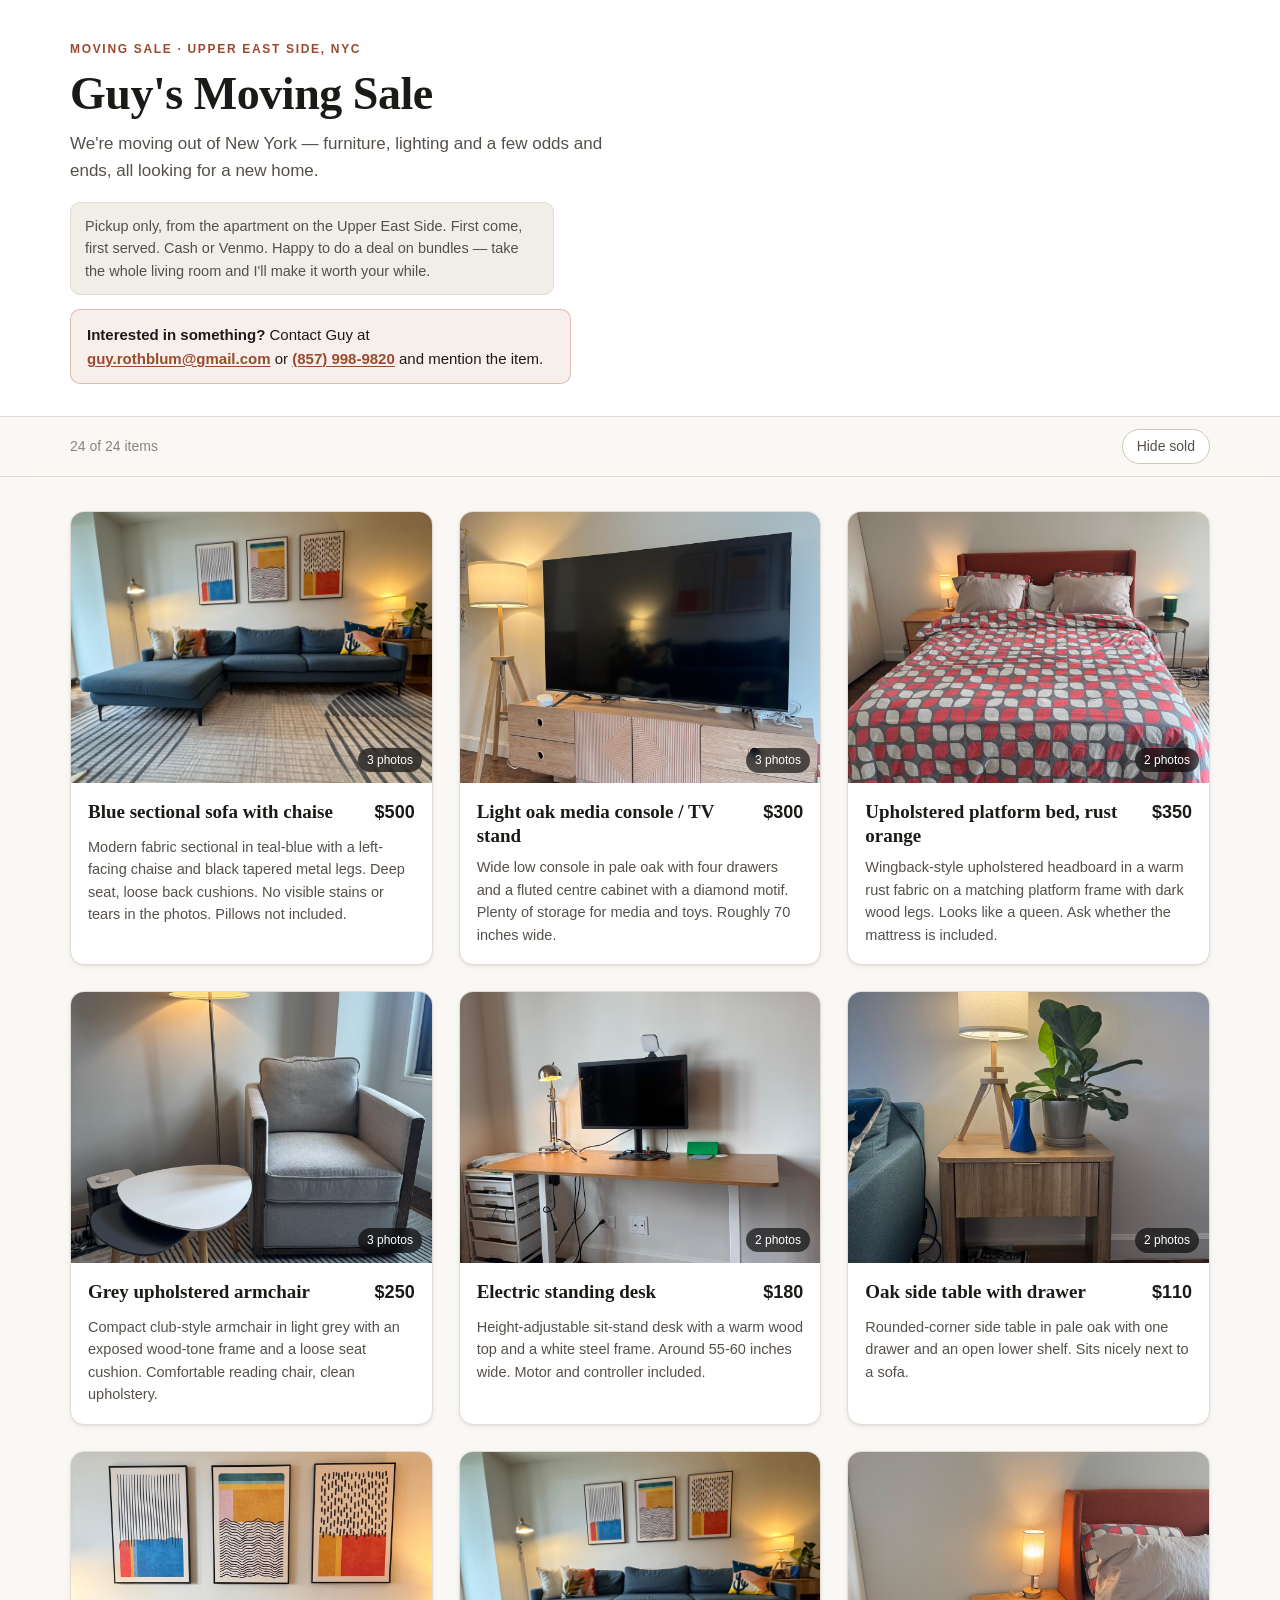
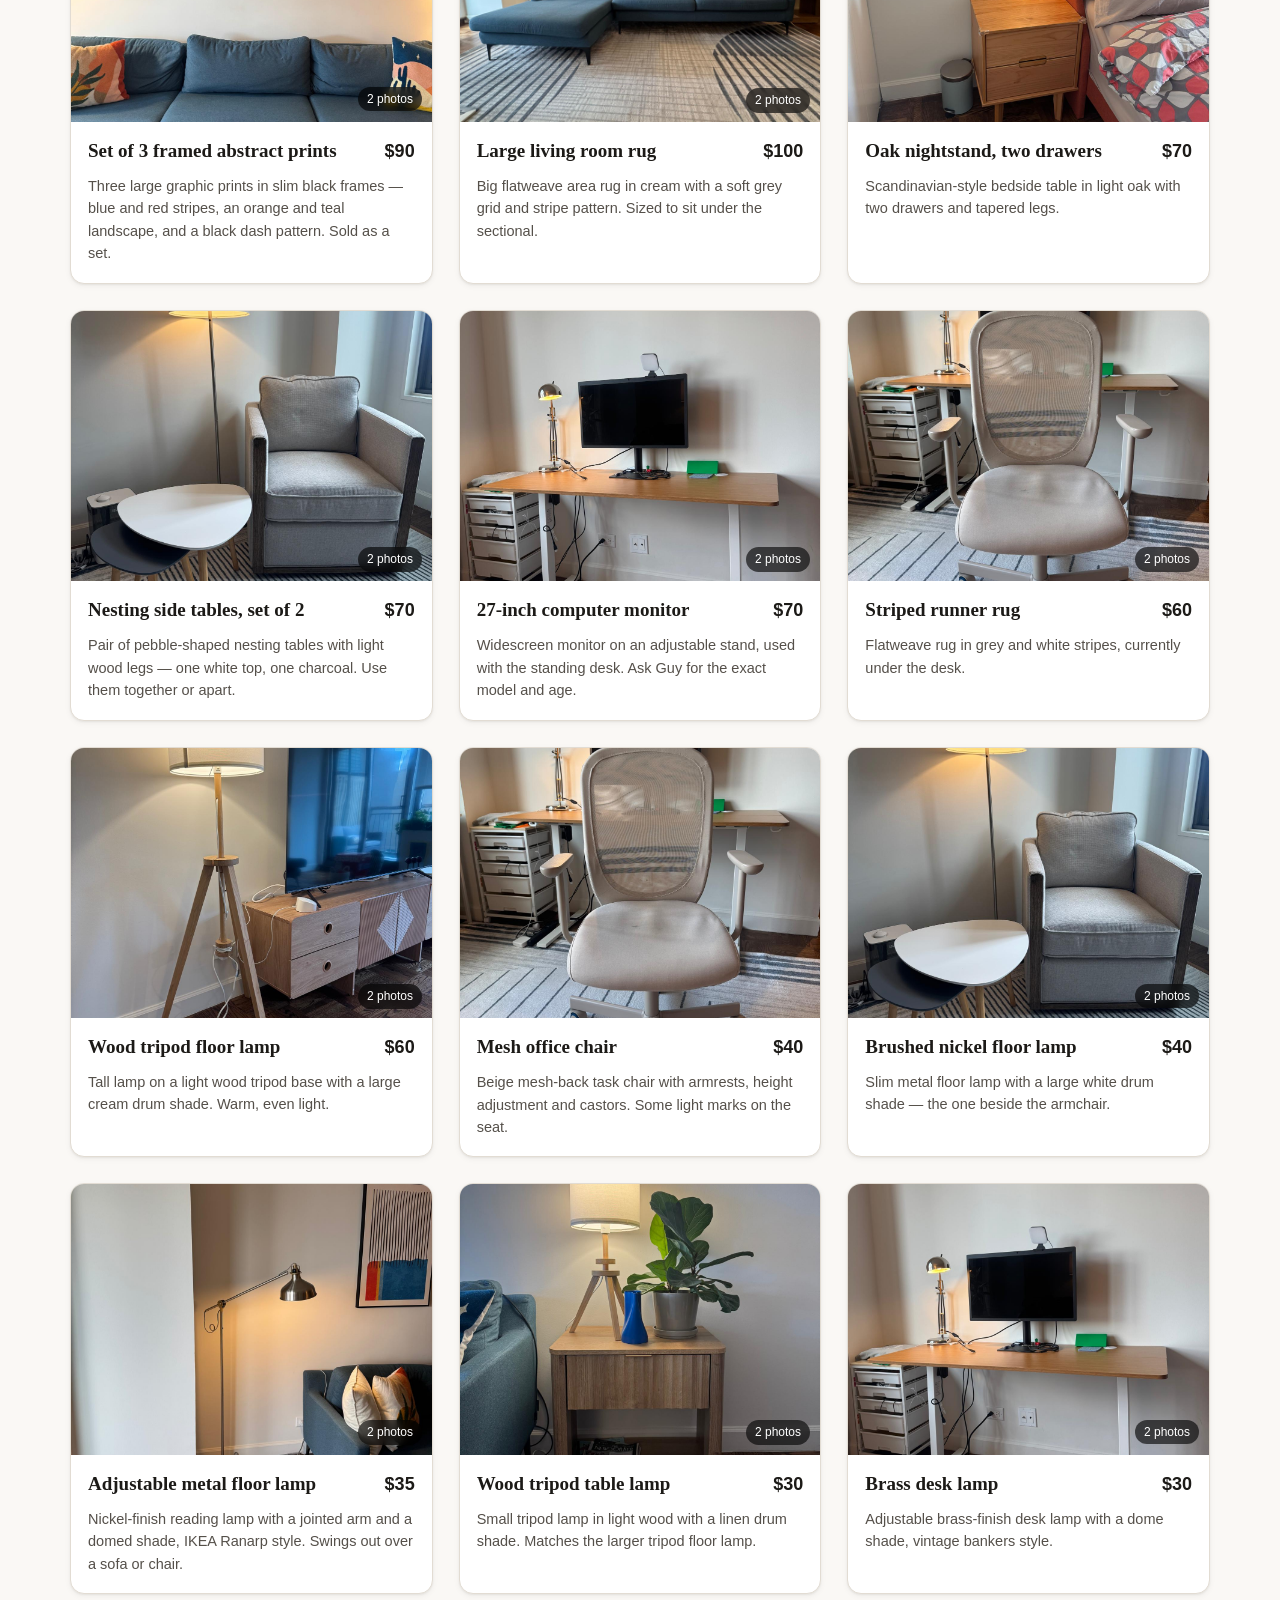
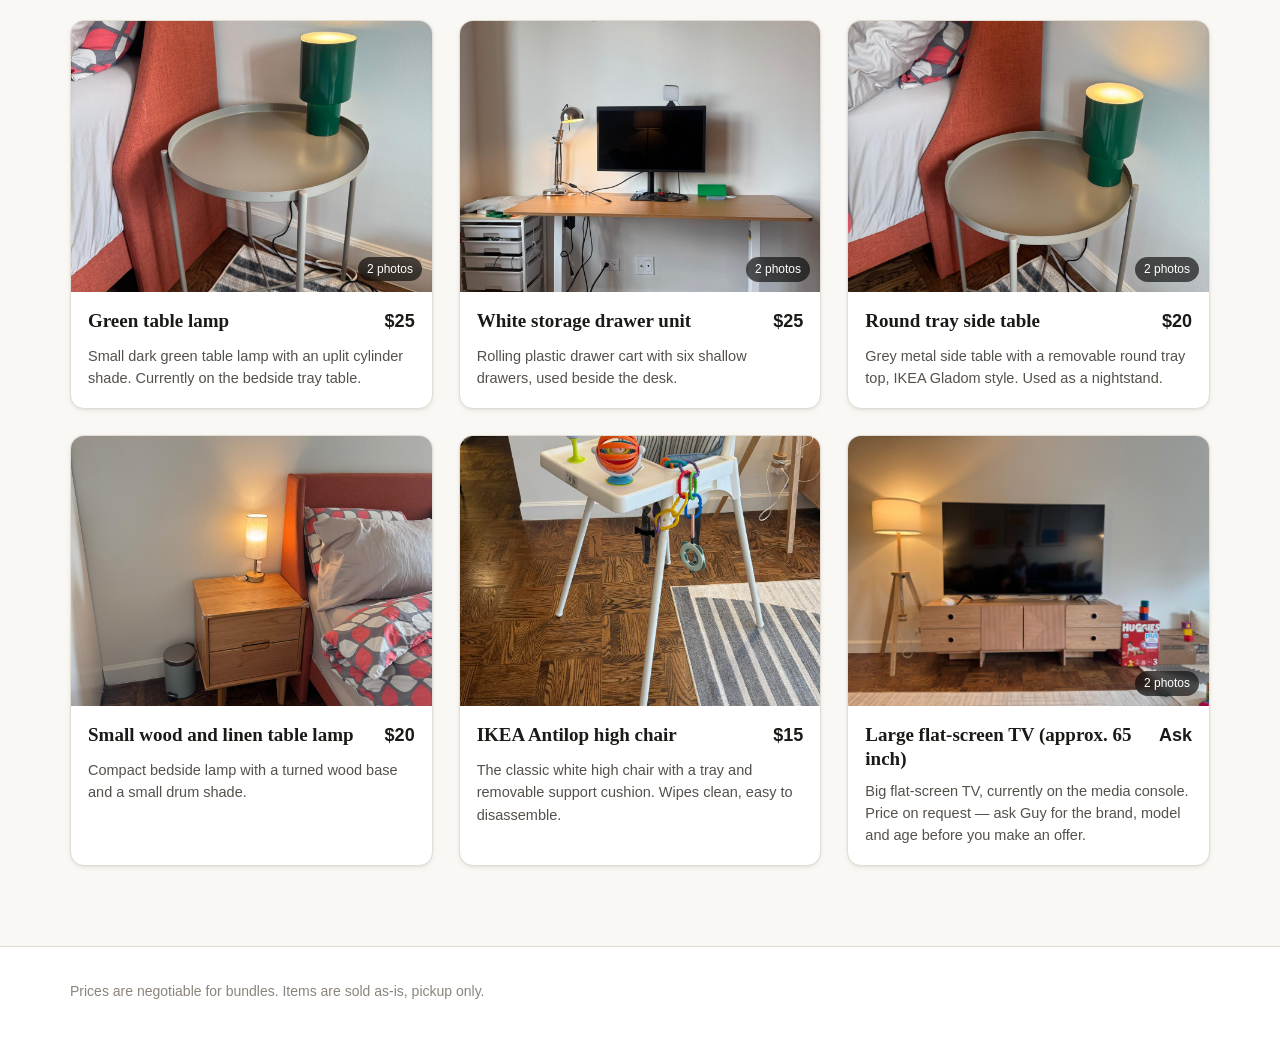
<file: index.html>
<!doctype html>
<html lang="en">
<head>
<meta charset="utf-8">
<meta name="viewport" content="width=device-width, initial-scale=1">
<title>Moving Sale</title>
<meta name="description" content="Furniture and household items for sale — moving out of New York.">
<meta name="robots" content="noindex, nofollow, noimageindex, noarchive">
<meta property="og:title" content="Moving Sale">
<meta property="og:description" content="Furniture and household items for sale — moving out of New York.">
<meta property="og:type" content="website">
<link rel="icon" href="data:image/svg+xml,<svg xmlns='http://www.w3.org/2000/svg' viewBox='0 0 100 100'><text y='.9em' font-size='90'>🛋️</text></svg>">
<link rel="stylesheet" href="assets/style.css?v=2">
</head>
<body>

<header class="site-head">
  <div class="wrap">
    <p class="eyebrow">Moving sale · Upper East Side, NYC</p>
    <h1 class="title" id="siteTitle">Moving Sale</h1>
    <p class="subtitle" id="siteSubtitle"></p>
    <p class="note" id="siteNote" hidden></p>
    <p class="contact-line" id="headContact" hidden></p>
  </div>
</header>

<nav class="toolbar">
  <div class="wrap">
    <span class="count" id="count">Loading…</span>
    <button class="chip" id="toggleSold" aria-pressed="false">Hide sold</button>
  </div>
</nav>

<main class="wrap">
  <div class="grid" id="grid">
    <div class="empty">Loading items…</div>
  </div>
</main>

<footer class="site-foot">
  <div class="wrap">
    <p style="margin:0">Prices are negotiable for bundles. Items are sold as-is, pickup only.</p>
  </div>
</footer>

<div class="lb" id="lightbox" role="dialog" aria-modal="true" aria-label="Item photos" hidden>
  <div class="lb-head">
    <h2 class="lb-title" id="lbTitle"></h2>
    <span class="lb-price" id="lbPrice"></span>
    <button class="lb-close" id="lbClose" aria-label="Close">×</button>
  </div>
  <div class="lb-stage">
    <button class="lb-nav prev" id="lbPrev" aria-label="Previous photo">‹</button>
    <img id="lbImg" alt="">
    <button class="lb-nav next" id="lbNext" aria-label="Next photo">›</button>
  </div>
  <div class="lb-foot" id="lbDots"></div>
</div>

<script src="assets/app.js?v=2"></script>
</body>
</html>
</file>
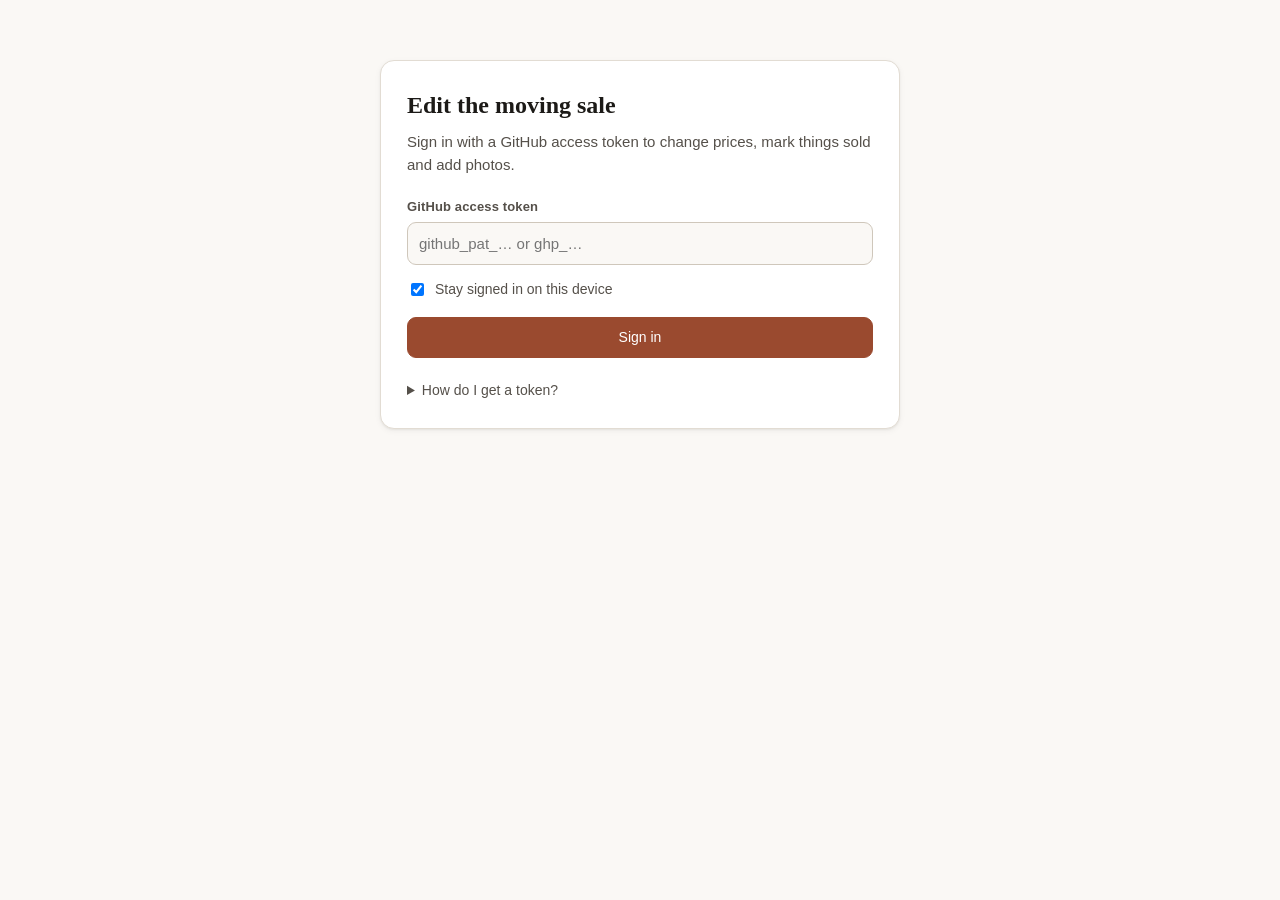
<file: admin.html>
<!doctype html>
<html lang="en">
<head>
<meta charset="utf-8">
<meta name="viewport" content="width=device-width, initial-scale=1">
<title>Edit listing · Moving Sale</title>
<meta name="robots" content="noindex, nofollow">
<link rel="icon" href="data:image/svg+xml,<svg xmlns='http://www.w3.org/2000/svg' viewBox='0 0 100 100'><text y='.9em' font-size='90'>🔧</text></svg>">
<link rel="stylesheet" href="assets/style.css?v=2">
<link rel="stylesheet" href="assets/admin.css?v=2">
</head>
<body>

<!-- ============ SIGN-IN GATE ============ -->
<section class="gate" id="gate">
  <div class="panel">
    <h2>Edit the moving sale</h2>
    <p class="lede">Sign in with a GitHub access token to change prices, mark things sold and add photos.</p>

    <label class="field">
      <span>GitHub access token</span>
      <input type="password" id="tokenInput" placeholder="github_pat_… or ghp_…" autocomplete="off" spellcheck="false">
    </label>
    <label class="checkline" style="margin-bottom:16px">
      <input type="checkbox" id="rememberToken" checked>
      Stay signed in on this device
    </label>
    <button class="btn primary" id="signInBtn" style="width:100%">Sign in</button>
    <div id="gateMsg"></div>

    <details style="margin-top:22px">
      <summary style="cursor:pointer;font-size:14px;color:var(--ink-2)">How do I get a token?</summary>
      <ol class="hint" style="line-height:1.7;padding-left:20px;margin-top:10px">
        <li>Go to <a id="patLink" href="https://github.com/settings/personal-access-tokens/new" target="_blank" rel="noopener">GitHub → fine-grained tokens → Generate new token</a>.</li>
        <li>Give it any name, e.g. <em>moving sale</em>, and an expiry (a year is fine).</li>
        <li>Under <strong>Repository access</strong> pick <strong>Only select repositories</strong> → this site's repo.</li>
        <li>Under <strong>Permissions → Repository permissions</strong>, set <strong>Contents</strong> to <strong>Read and write</strong>.</li>
        <li>Generate it, copy the token, and paste it above. It is stored only in this browser and sent only to github.com.</li>
      </ol>
    </details>
  </div>
</section>

<!-- ============ EDITOR ============ -->
<div id="editor" hidden>
  <header class="admin-head">
    <div class="wrap">
      <h1>Edit listing</h1>
      <span class="who" id="whoami"></span>
      <a class="btn" href="index.html" target="_blank" rel="noopener" style="flex:0 0 auto">View site ↗</a>
      <button class="btn" id="signOutBtn" style="flex:0 0 auto">Sign out</button>
    </div>
  </header>

  <main class="wrap" style="padding-bottom:20px">
    <div id="topMsg"></div>

    <section class="section">
      <h2>Page details</h2>
      <p class="sub">Shown at the top of the public page.</p>
      <div class="panel">
        <label class="field"><span>Headline</span><input type="text" id="cfgTitle"></label>
        <label class="field"><span>Subtitle</span><input type="text" id="cfgSubtitle"></label>
        <label class="field"><span>Note to buyers</span><textarea id="cfgNote" rows="2"></textarea></label>
        <div class="three-col">
          <label class="field"><span>Your name</span><input type="text" id="cfgName"></label>
          <label class="field"><span>Email</span><input type="email" id="cfgEmail" placeholder="guy@example.com"></label>
          <label class="field"><span>Phone (for texts)</span><input type="tel" id="cfgPhone" placeholder="+1 917 555 0123"></label>
        </div>
        <p class="hint">Type these normally. They are stored scrambled in the repo so search engines and address harvesters don't pick them up, and unscrambled again when the page loads. Leave either blank to hide it.</p>
      </div>
    </section>

    <section class="section">
      <h2>Items <span id="itemCount" style="color:var(--ink-3);font-family:var(--sans);font-size:14px;font-weight:400"></span></h2>
      <p class="sub">Click a row to open it. Photos are resized automatically before upload.</p>
      <div id="itemList"></div>
      <button class="btn" id="addItemBtn" style="width:100%">+ Add an item</button>
    </section>
  </main>

  <div class="savebar">
    <div class="wrap">
      <span class="status-text" id="saveStatus">No unsaved changes</span>
      <button class="btn" id="reloadBtn">Discard &amp; reload</button>
      <button class="btn primary wide" id="saveBtn" disabled>Save changes</button>
    </div>
  </div>
</div>

<input type="file" id="filePicker" accept="image/*" multiple hidden>

<script src="assets/admin.js?v=2"></script>
</body>
</html>
</file>
<file: assets/style.css>
/* ---------- tokens ---------- */
:root {
  --bg:          #faf8f5;
  --bg-raised:   #ffffff;
  --bg-sunken:   #f1ede7;
  --ink:         #1c1a17;
  --ink-2:       #55504a;
  --ink-3:       #8b847c;
  --line:        #e2dcd3;
  --line-strong: #cfc7bb;
  --accent:      #9a4a2f;
  --accent-ink:  #ffffff;
  --good:        #2f6b46;
  --warn:        #9a6b12;
  --shadow-sm:   0 1px 2px rgba(28,26,23,.06), 0 2px 6px rgba(28,26,23,.05);
  --shadow-md:   0 2px 4px rgba(28,26,23,.07), 0 12px 28px rgba(28,26,23,.09);
  --radius:      14px;
  --serif: "Iowan Old Style", "Palatino Linotype", Palatino, Georgia, serif;
  --sans: -apple-system, BlinkMacSystemFont, "Segoe UI", Inter, Roboto, Helvetica, Arial, sans-serif;
  color-scheme: light;
}
@media (prefers-color-scheme: dark) {
  :root:not([data-theme="light"]) {
    --bg:          #16151a;
    --bg-raised:   #201f25;
    --bg-sunken:   #121116;
    --ink:         #f0ece6;
    --ink-2:       #b5aea5;
    --ink-3:       #837c74;
    --line:        #322f38;
    --line-strong: #454150;
    --accent:      #e0805e;
    --accent-ink:  #1a1013;
    --good:        #6fc08e;
    --warn:        #d9ab52;
    --shadow-sm:   0 1px 2px rgba(0,0,0,.4);
    --shadow-md:   0 2px 4px rgba(0,0,0,.35), 0 12px 28px rgba(0,0,0,.45);
    color-scheme: dark;
  }
}
:root[data-theme="dark"] {
  --bg:#16151a; --bg-raised:#201f25; --bg-sunken:#121116;
  --ink:#f0ece6; --ink-2:#b5aea5; --ink-3:#837c74;
  --line:#322f38; --line-strong:#454150;
  --accent:#e0805e; --accent-ink:#1a1013; --good:#6fc08e; --warn:#d9ab52;
  --shadow-sm:0 1px 2px rgba(0,0,0,.4);
  --shadow-md:0 2px 4px rgba(0,0,0,.35), 0 12px 28px rgba(0,0,0,.45);
  color-scheme: dark;
}

* { box-sizing: border-box; }
html { -webkit-text-size-adjust: 100%; }
body {
  margin: 0;
  background: var(--bg);
  color: var(--ink);
  font-family: var(--sans);
  font-size: 16px;
  line-height: 1.55;
  -webkit-font-smoothing: antialiased;
}
img { max-width: 100%; display: block; }
a { color: inherit; }
button, input, textarea, select { font: inherit; color: inherit; }

.wrap { max-width: 1180px; margin: 0 auto; padding: 0 20px; }

/* ---------- header ---------- */
.site-head {
  border-bottom: 1px solid var(--line);
  background: var(--bg-raised);
}
.site-head .wrap { padding-top: 40px; padding-bottom: 32px; }
.eyebrow {
  font-size: 12px; letter-spacing: .14em; text-transform: uppercase;
  color: var(--accent); font-weight: 600; margin: 0 0 10px;
}
h1.title {
  font-family: var(--serif);
  font-size: clamp(30px, 5vw, 46px);
  line-height: 1.1; margin: 0 0 12px; font-weight: 600; letter-spacing: -.01em;
}
.subtitle { margin: 0; color: var(--ink-2); font-size: 17px; max-width: 60ch; }
.note {
  margin: 18px 0 0; padding: 12px 14px;
  background: var(--bg-sunken); border: 1px solid var(--line);
  border-radius: 10px; font-size: 14.5px; color: var(--ink-2); max-width: 60ch;
}

/* ---------- toolbar ---------- */
.toolbar {
  position: sticky; top: 0; z-index: 20;
  background: color-mix(in srgb, var(--bg) 88%, transparent);
  backdrop-filter: saturate(1.6) blur(10px);
  border-bottom: 1px solid var(--line);
}
.toolbar .wrap {
  display: flex; align-items: center; gap: 10px;
  padding-top: 12px; padding-bottom: 12px; flex-wrap: wrap;
}
.count { color: var(--ink-3); font-size: 14px; margin-right: auto; font-variant-numeric: tabular-nums; }
.chip {
  border: 1px solid var(--line-strong); background: var(--bg-raised);
  color: var(--ink-2); border-radius: 999px; padding: 6px 14px;
  font-size: 14px; cursor: pointer; transition: .15s;
  white-space: nowrap;
}
.chip:hover { border-color: var(--ink-3); color: var(--ink); }
.chip[aria-pressed="true"], .chip.on {
  background: var(--ink); color: var(--bg); border-color: var(--ink);
}

/* ---------- grid ---------- */
.grid {
  display: grid; gap: 26px;
  grid-template-columns: repeat(auto-fill, minmax(272px, 1fr));
  padding: 34px 0 80px;
}
.card {
  background: var(--bg-raised);
  border: 1px solid var(--line);
  border-radius: var(--radius);
  overflow: hidden;
  box-shadow: var(--shadow-sm);
  display: flex; flex-direction: column;
  transition: box-shadow .2s, transform .2s, border-color .2s;
}
.card:hover { box-shadow: var(--shadow-md); transform: translateY(-2px); border-color: var(--line-strong); }

.thumb {
  position: relative; aspect-ratio: 4 / 3;
  background: var(--bg-sunken); cursor: zoom-in; border: 0; padding: 0; width: 100%;
  display: block; overflow: hidden;
}
.thumb img { width: 100%; height: 100%; object-fit: cover; transition: transform .35s ease; }
.card:hover .thumb img { transform: scale(1.03); }
.thumb .placeholder {
  position: absolute; inset: 0; display: grid; place-items: center;
  color: var(--ink-3); font-size: 13px; gap: 6px; text-align: center;
}
.thumb .placeholder svg { opacity: .5; }
.badge-count {
  position: absolute; right: 10px; bottom: 10px;
  background: rgba(0,0,0,.62); color: #fff; font-size: 12px;
  padding: 3px 9px; border-radius: 999px; backdrop-filter: blur(4px);
  font-variant-numeric: tabular-nums;
}
.status-tag {
  position: absolute; left: 10px; top: 10px;
  font-size: 11px; font-weight: 700; letter-spacing: .1em; text-transform: uppercase;
  padding: 5px 10px; border-radius: 6px; color: #fff;
}
.status-tag.sold    { background: #b0281f; }
.status-tag.pending { background: var(--warn); color: #1c1a17; }

.card.is-sold .thumb img { filter: grayscale(1); opacity: .5; }
.card.is-sold { opacity: .82; }

.body { padding: 16px 17px 18px; display: flex; flex-direction: column; gap: 9px; flex: 1; }
.row-1 { display: flex; align-items: baseline; gap: 12px; }
.name { font-family: var(--serif); font-size: 19px; font-weight: 600; margin: 0; line-height: 1.25; flex: 1; }
.price {
  font-size: 18px; font-weight: 600; white-space: nowrap;
  font-variant-numeric: tabular-nums; color: var(--ink);
}
.card.is-sold .price { text-decoration: line-through; color: var(--ink-3); }
.meta { display: flex; flex-wrap: wrap; gap: 6px; }
.pill {
  font-size: 12px; color: var(--ink-2); background: var(--bg-sunken);
  border: 1px solid var(--line); border-radius: 6px; padding: 2px 8px;
}
.desc { margin: 0; font-size: 14.5px; color: var(--ink-2); }
.actions { margin-top: auto; padding-top: 6px; display: flex; gap: 8px; }
.btn {
  flex: 1; text-align: center; text-decoration: none;
  border: 1px solid var(--line-strong); background: var(--bg-raised);
  border-radius: 9px; padding: 9px 12px; font-size: 14px; font-weight: 500;
  cursor: pointer; transition: .15s; color: var(--ink);
}
.btn:hover { background: var(--bg-sunken); border-color: var(--ink-3); }
.btn.primary { background: var(--accent); border-color: var(--accent); color: var(--accent-ink); }
.btn.primary:hover { filter: brightness(1.08); background: var(--accent); }
.btn:disabled { opacity: .45; cursor: not-allowed; }

.empty {
  padding: 80px 20px; text-align: center; color: var(--ink-3);
  grid-column: 1 / -1;
}

/* ---------- lightbox ---------- */
.lb {
  position: fixed; inset: 0; z-index: 100;
  background: rgba(12,11,10,.94);
  display: grid; grid-template-rows: auto 1fr auto;
  opacity: 0; pointer-events: none; transition: opacity .2s;
}
.lb.open { opacity: 1; pointer-events: auto; }
.lb-head {
  display: flex; align-items: center; gap: 14px;
  padding: 14px 18px; color: #f2efe9;
}
.lb-title { font-family: var(--serif); font-size: 17px; margin: 0; }
.lb-price { margin-left: auto; font-variant-numeric: tabular-nums; font-size: 16px; opacity: .85; }
.lb-close {
  background: rgba(255,255,255,.12); border: 0; color: #fff;
  width: 36px; height: 36px; border-radius: 50%; cursor: pointer; font-size: 20px; line-height: 1;
}
.lb-close:hover { background: rgba(255,255,255,.24); }
.lb-stage { position: relative; display: grid; place-items: center; overflow: hidden; padding: 0 12px; }
.lb-stage img { max-width: 100%; max-height: 100%; object-fit: contain; border-radius: 6px; }
.lb-nav {
  position: absolute; top: 50%; transform: translateY(-50%);
  background: rgba(255,255,255,.12); border: 0; color: #fff;
  width: 46px; height: 46px; border-radius: 50%; cursor: pointer; font-size: 22px;
}
.lb-nav:hover { background: rgba(255,255,255,.26); }
.lb-nav.prev { left: 14px; } .lb-nav.next { right: 14px; }
.lb-foot { padding: 12px 18px 20px; display: flex; justify-content: center; gap: 8px; }
.dot { width: 7px; height: 7px; border-radius: 50%; background: rgba(255,255,255,.32); border: 0; padding: 0; cursor: pointer; }
.dot.on { background: #fff; }

/* ---------- footer ---------- */
.site-foot {
  border-top: 1px solid var(--line); background: var(--bg-raised);
  padding: 34px 0; color: var(--ink-3); font-size: 14px;
}
.site-foot a { color: var(--ink-2); }

@media (max-width: 600px) {
  .grid { gap: 18px; grid-template-columns: repeat(auto-fill, minmax(240px, 1fr)); }
  .site-head .wrap { padding-top: 28px; padding-bottom: 24px; }
}

/* contact details at the top of the page */
.contact-line {
  margin: 14px 0 0; padding: 13px 16px; max-width: 60ch;
  background: color-mix(in srgb, var(--accent) 9%, var(--bg-raised));
  border: 1px solid color-mix(in srgb, var(--accent) 30%, transparent);
  border-radius: 10px; font-size: 15px; color: var(--ink);
}
.contact-line strong { font-weight: 600; }
.contact-line a {
  color: var(--accent); font-weight: 600;
  text-decoration-thickness: 1px; text-underline-offset: 2px; white-space: nowrap;
}
</file>
<file: assets/admin.css>
/* Admin-only styles; loaded after style.css */
.admin-head {
  border-bottom: 1px solid var(--line); background: var(--bg-raised);
  position: sticky; top: 0; z-index: 30;
}
.admin-head .wrap {
  display: flex; align-items: center; gap: 12px; flex-wrap: wrap;
  padding-top: 14px; padding-bottom: 14px;
}
.admin-head h1 { font-family: var(--serif); font-size: 20px; margin: 0; font-weight: 600; }
.who { font-size: 13px; color: var(--ink-3); margin-right: auto; }
.spacer { flex: 1; }

.gate { max-width: 560px; margin: 60px auto; padding: 0 20px; }
.panel {
  background: var(--bg-raised); border: 1px solid var(--line);
  border-radius: var(--radius); padding: 26px; box-shadow: var(--shadow-sm);
}
.panel h2 { font-family: var(--serif); margin: 0 0 6px; font-size: 24px; font-weight: 600; }
.panel p.lede { margin: 0 0 20px; color: var(--ink-2); font-size: 15px; }

label.field { display: block; margin-bottom: 14px; }
label.field > span {
  display: block; font-size: 13px; font-weight: 600; color: var(--ink-2);
  margin-bottom: 5px; letter-spacing: .01em;
}
input[type=text], input[type=number], input[type=email], input[type=tel], input[type=password], textarea, select {
  width: 100%; padding: 9px 11px; border-radius: 9px;
  border: 1px solid var(--line-strong); background: var(--bg);
  font-size: 15px; transition: border-color .15s, box-shadow .15s;
}
input:focus, textarea:focus, select:focus {
  outline: none; border-color: var(--accent);
  box-shadow: 0 0 0 3px color-mix(in srgb, var(--accent) 22%, transparent);
}
textarea { resize: vertical; min-height: 74px; line-height: 1.5; }
.hint { font-size: 12.5px; color: var(--ink-3); margin: 6px 0 0; }
.hint a { color: var(--accent); }

.checkline { display: flex; align-items: center; gap: 8px; font-size: 14px; color: var(--ink-2); }
.checkline input { width: auto; }

.msg { padding: 11px 13px; border-radius: 9px; font-size: 14px; margin: 14px 0 0; }
.msg.err  { background: color-mix(in srgb, #b0281f 14%, var(--bg-raised)); color: var(--ink); border: 1px solid color-mix(in srgb, #b0281f 34%, transparent); }
.msg.ok   { background: color-mix(in srgb, var(--good) 16%, var(--bg-raised)); color: var(--ink); border: 1px solid color-mix(in srgb, var(--good) 36%, transparent); }
.msg.info { background: var(--bg-sunken); color: var(--ink-2); border: 1px solid var(--line); }

.section { margin: 26px 0; }
.section > h2 {
  font-family: var(--serif); font-size: 21px; margin: 0 0 4px; font-weight: 600;
}
.section > .sub { margin: 0 0 14px; color: var(--ink-3); font-size: 14px; }

.two-col { display: grid; grid-template-columns: 1fr 1fr; gap: 0 14px; }
.three-col { display: grid; grid-template-columns: 1fr 1fr 1fr; gap: 0 14px; }
@media (max-width: 620px) { .two-col, .three-col { grid-template-columns: 1fr; } }

.item-row {
  background: var(--bg-raised); border: 1px solid var(--line);
  border-radius: var(--radius); padding: 16px; margin-bottom: 14px;
  box-shadow: var(--shadow-sm);
}
.item-row.sold { border-left: 4px solid #b0281f; }
.item-row.pending { border-left: 4px solid var(--warn); }
.item-row.available { border-left: 4px solid var(--good); }

.item-top { display: flex; align-items: center; gap: 10px; margin-bottom: 4px; }
.item-top .idx { font-size: 12px; color: var(--ink-3); font-variant-numeric: tabular-nums; min-width: 22px; }
.item-top .grow { flex: 1; }
.iconbtn {
  border: 1px solid var(--line-strong); background: var(--bg); color: var(--ink-2);
  width: 32px; height: 32px; border-radius: 8px; cursor: pointer; font-size: 15px;
  display: inline-grid; place-items: center; padding: 0; line-height: 1;
}
.iconbtn:hover { background: var(--bg-sunken); color: var(--ink); }
.iconbtn.danger:hover { background: color-mix(in srgb, #b0281f 16%, var(--bg)); color: #b0281f; border-color: #b0281f; }
.iconbtn:disabled { opacity: .3; cursor: not-allowed; }

.collapse-body { margin-top: 12px; }
.collapse-body[hidden] { display: none; }

.photostrip { display: flex; gap: 9px; flex-wrap: wrap; margin-top: 8px; }
.photo-tile {
  position: relative; width: 92px; height: 92px; border-radius: 9px; overflow: hidden;
  border: 1px solid var(--line-strong); background: var(--bg-sunken);
}
.photo-tile img { width: 100%; height: 100%; object-fit: cover; }
.photo-tile .tools {
  position: absolute; inset: auto 0 0 0; display: flex; justify-content: space-between;
  background: linear-gradient(transparent, rgba(0,0,0,.72)); padding: 14px 4px 4px;
}
.photo-tile .tools button {
  background: rgba(255,255,255,.18); border: 0; color: #fff; border-radius: 5px;
  width: 22px; height: 22px; font-size: 12px; cursor: pointer; padding: 0; line-height: 1;
}
.photo-tile .tools button:hover { background: rgba(255,255,255,.4); }
.photo-tile.cover::after {
  content: "Cover"; position: absolute; top: 4px; left: 4px;
  background: var(--accent); color: var(--accent-ink); font-size: 10px;
  font-weight: 700; padding: 2px 6px; border-radius: 4px; letter-spacing: .04em;
}
.photo-tile.new::before {
  content: "New"; position: absolute; top: 4px; right: 4px; z-index: 1;
  background: var(--good); color: #fff; font-size: 10px;
  font-weight: 700; padding: 2px 6px; border-radius: 4px;
}
.addphoto {
  width: 92px; height: 92px; border-radius: 9px; border: 1.5px dashed var(--line-strong);
  background: transparent; color: var(--ink-3); cursor: pointer; font-size: 12px;
  display: grid; place-items: center; gap: 2px; text-align: center; line-height: 1.3;
}
.addphoto:hover { border-color: var(--accent); color: var(--accent); }

.savebar {
  position: sticky; bottom: 0; z-index: 25;
  background: color-mix(in srgb, var(--bg-raised) 94%, transparent);
  backdrop-filter: blur(8px);
  border-top: 1px solid var(--line);
  padding: 12px 0; margin-top: 30px;
}
.savebar .wrap { display: flex; align-items: center; gap: 12px; flex-wrap: wrap; }
.dirty-dot {
  width: 8px; height: 8px; border-radius: 50%; background: var(--warn);
  display: inline-block; margin-right: 6px;
}
.status-text { font-size: 14px; color: var(--ink-2); margin-right: auto; }
.btn.wide { flex: 0 0 auto; min-width: 150px; }
</file>
